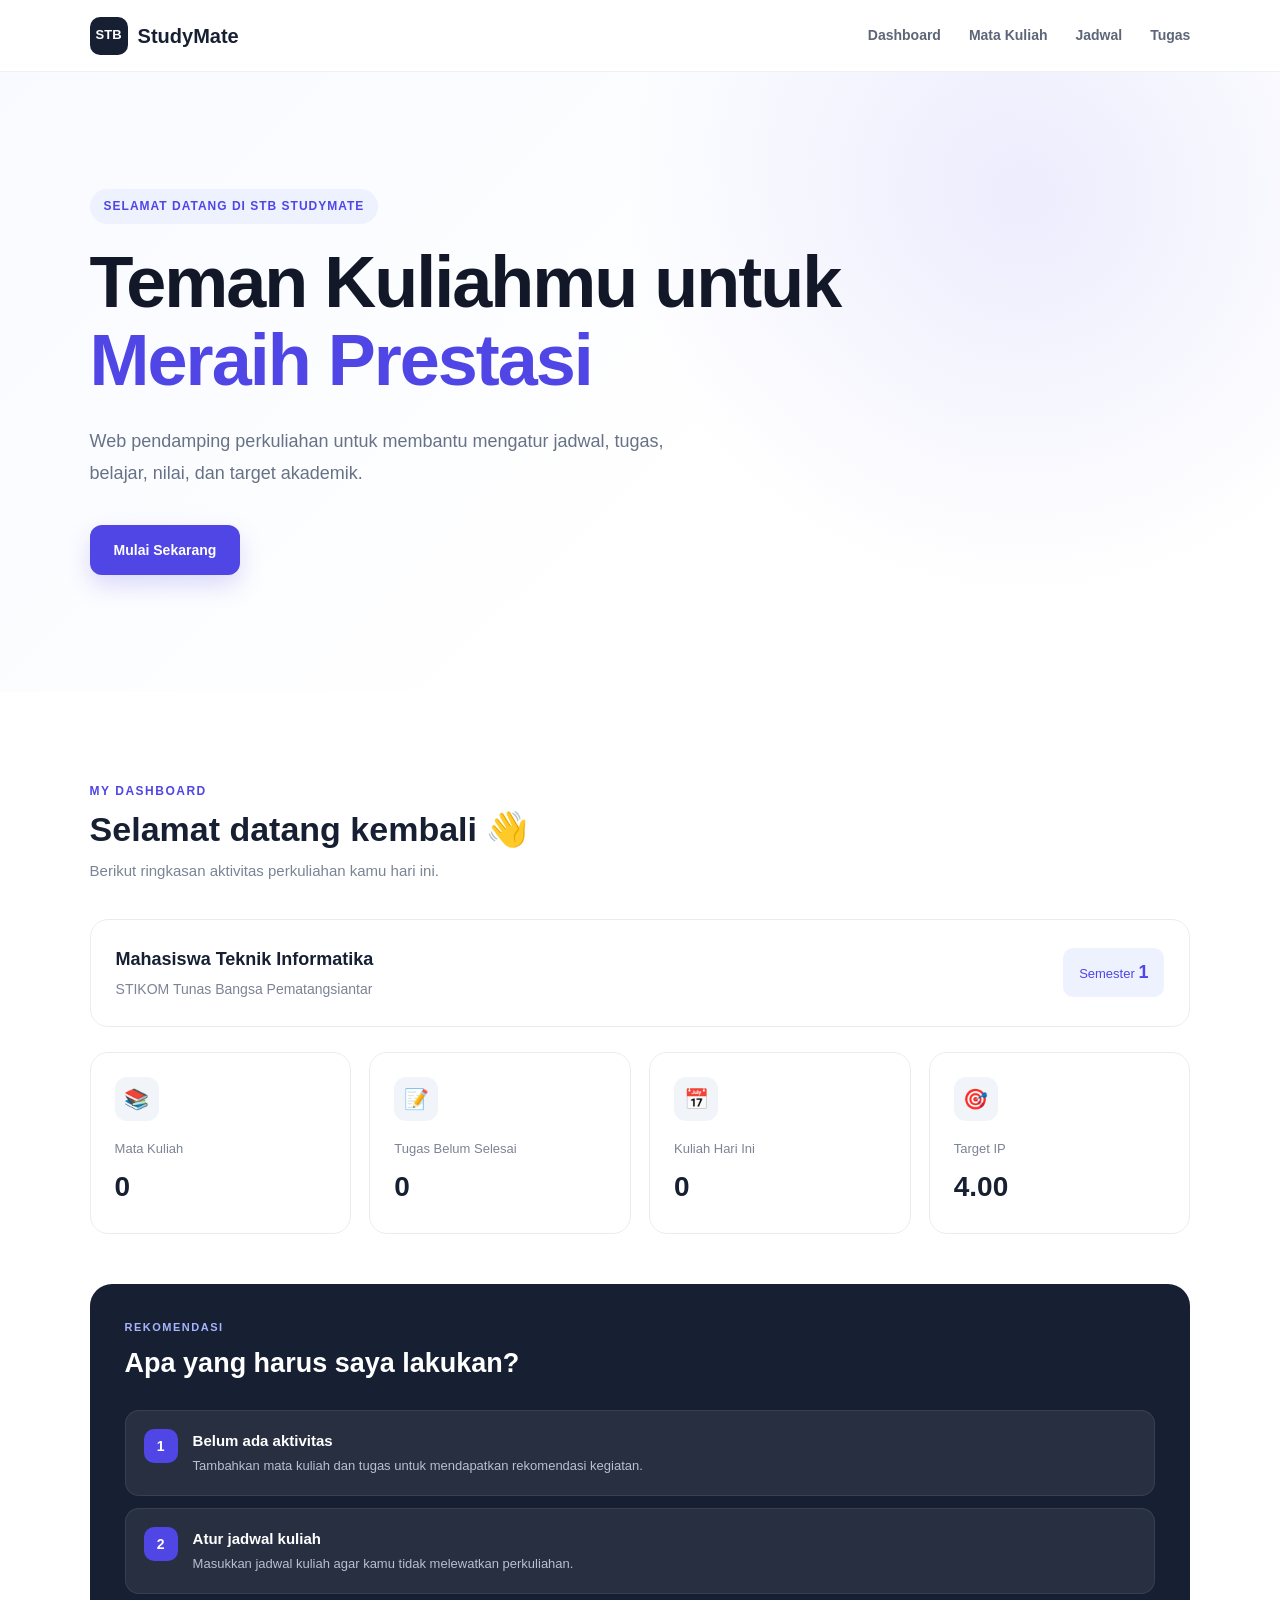
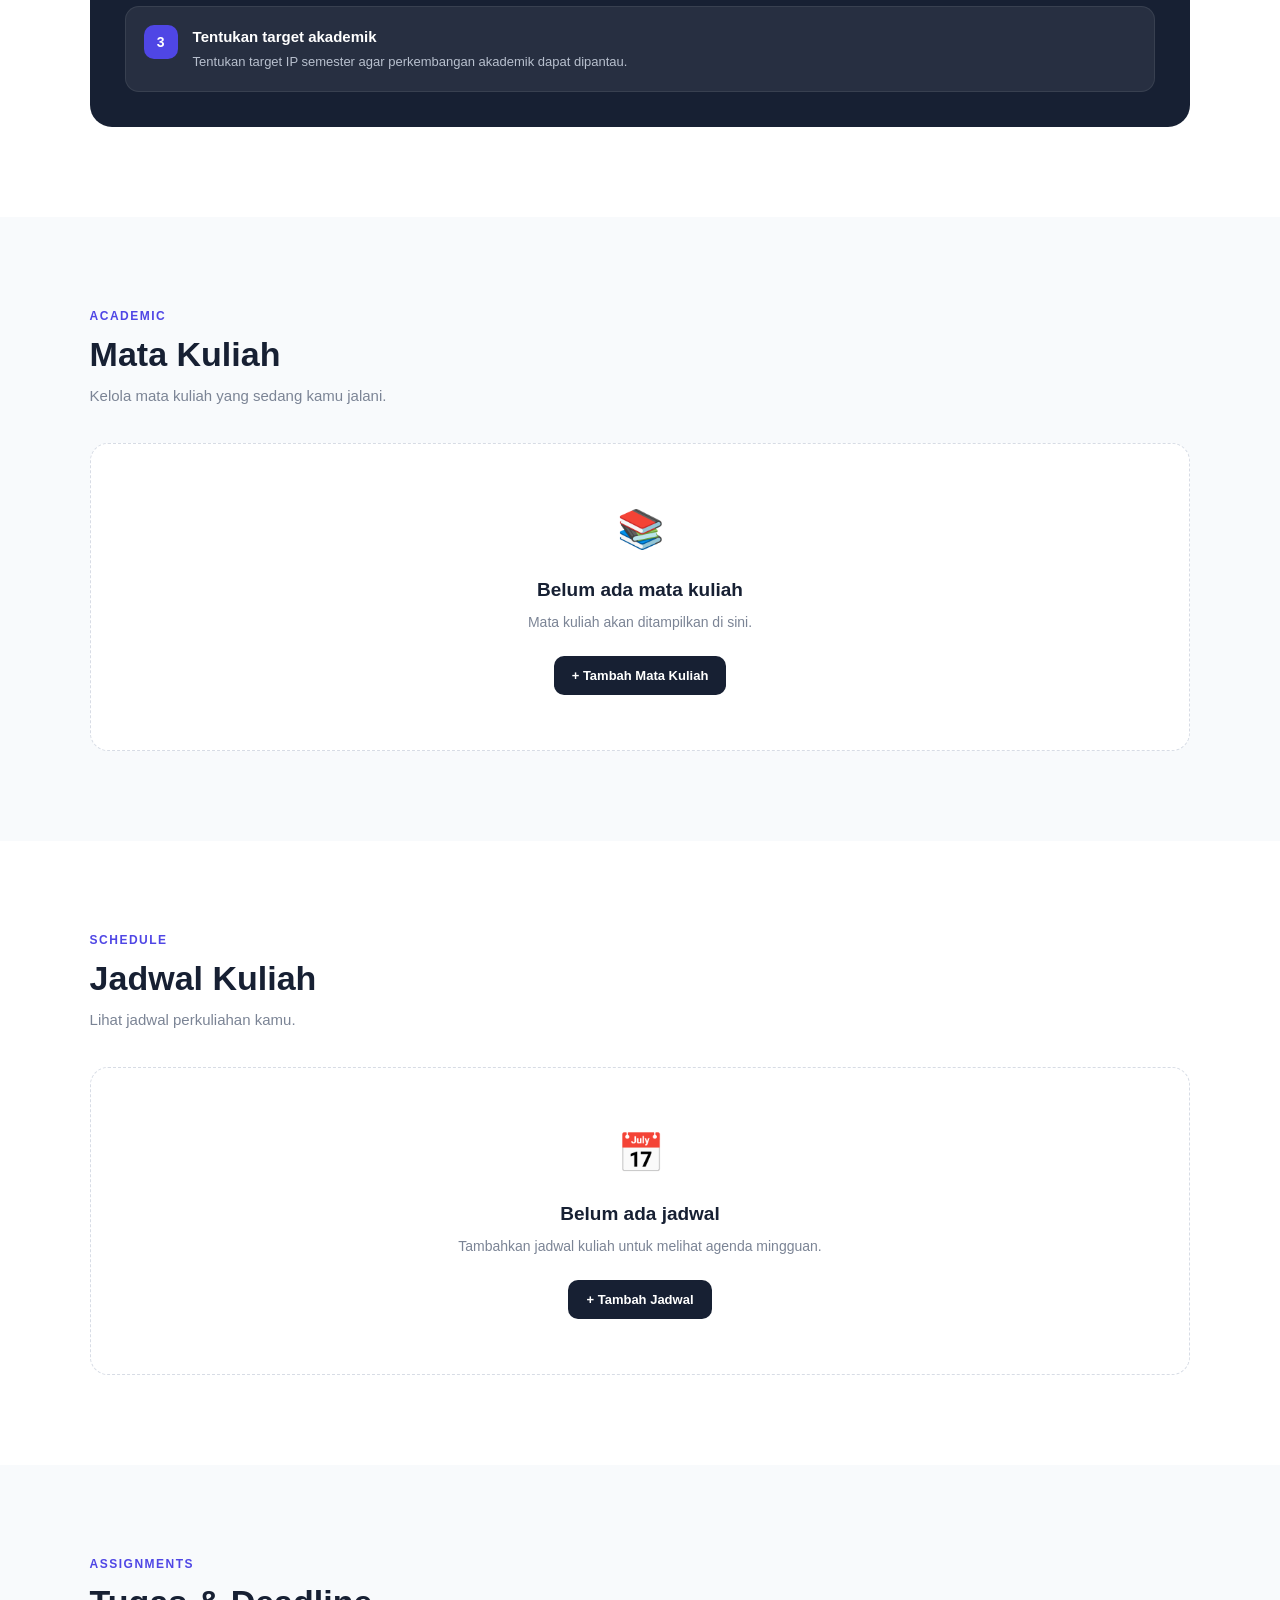
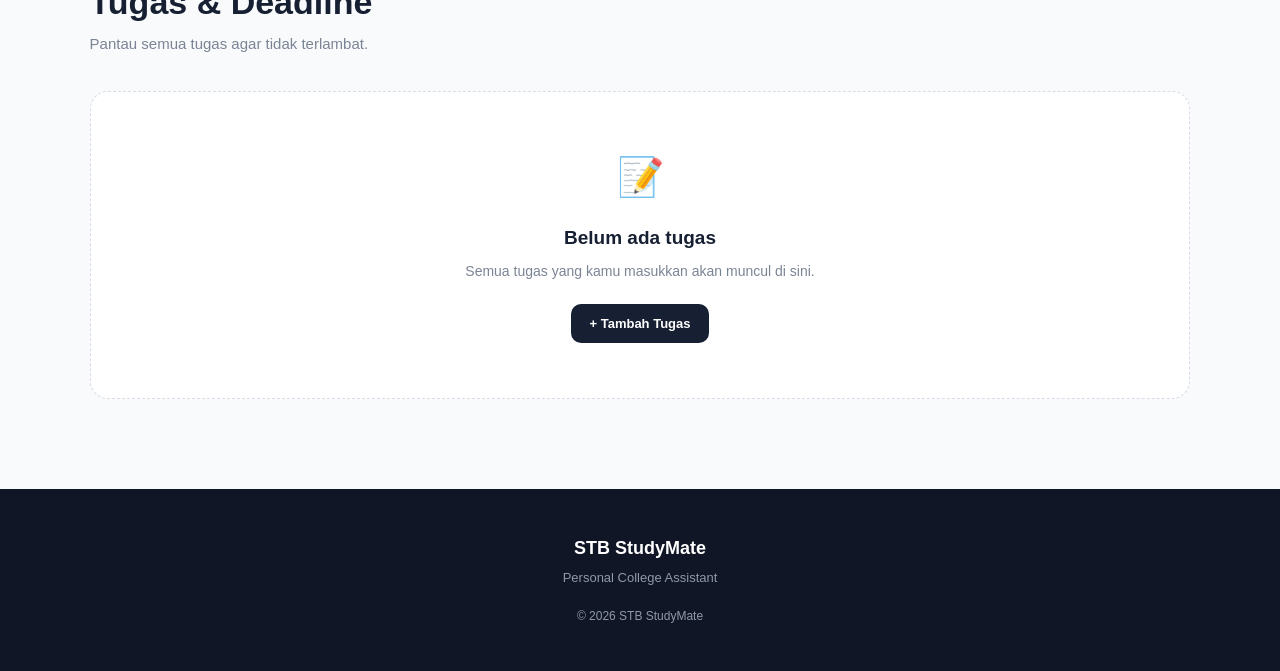
<file: index.html>
<!DOCTYPE html>
<html lang="id">
<head>
    <meta charset="UTF-8">
    <meta name="viewport" content="width=device-width, initial-scale=1.0">

    <title>STB StudyMate</title>

    <meta name="description" content="Asisten perkuliahan pribadi mahasiswa STIKOM Tunas Bangsa">

    <link rel="stylesheet" href="style.css">
</head>

<body>

    <header class="navbar">
        <div class="logo">
            <span>STB</span>
            StudyMate
        </div>

        <nav>
            <a href="#dashboard">Dashboard</a>
            <a href="#matakuliah">Mata Kuliah</a>
            <a href="#jadwal">Jadwal</a>
            <a href="#tugas">Tugas</a>
        </nav>
    </header>


    <main>

        <!-- HERO -->
        <section class="hero">

            <div class="hero-content">

                <p class="welcome">SELAMAT DATANG DI STB STUDYMATE</p>

                <h1>
                    Teman Kuliahmu untuk
                    <span>Meraih Prestasi</span>
                </h1>

                <p class="hero-description">
                    Web pendamping perkuliahan untuk membantu mengatur
                    jadwal, tugas, belajar, nilai, dan target akademik.
                </p>

                <a href="#dashboard" class="btn-primary">
                    Mulai Sekarang
                </a>

            </div>

        </section>


        <!-- DASHBOARD -->
        <section id="dashboard" class="section">

            <div class="section-title">
                <p>MY DASHBOARD</p>
                <h2>Selamat datang kembali 👋</h2>
                <span>
                    Berikut ringkasan aktivitas perkuliahan kamu hari ini.
                </span>
            </div>


            <div class="profile-card">

                <div>
                    <h3>Mahasiswa Teknik Informatika</h3>
                    <p>STIKOM Tunas Bangsa Pematangsiantar</p>
                </div>

                <div class="semester">
                    Semester <strong>1</strong>
                </div>

            </div>


            <div class="stats">

                <div class="stat-card">
                    <div class="stat-icon">📚</div>
                    <p>Mata Kuliah</p>
                    <h3>0</h3>
                </div>

                <div class="stat-card">
                    <div class="stat-icon">📝</div>
                    <p>Tugas Belum Selesai</p>
                    <h3>0</h3>
                </div>

                <div class="stat-card">
                    <div class="stat-icon">📅</div>
                    <p>Kuliah Hari Ini</p>
                    <h3>0</h3>
                </div>

                <div class="stat-card">
                    <div class="stat-icon">🎯</div>
                    <p>Target IP</p>
                    <h3>4.00</h3>
                </div>

            </div>


            <!-- PRIORITAS -->
            <div class="priority-section">

                <div class="priority-header">
                    <div>
                        <p>REKOMENDASI</p>
                        <h2>Apa yang harus saya lakukan?</h2>
                    </div>
                </div>


                <div class="priority-list">

                    <div class="priority-item">
                        <div class="priority-number">1</div>

                        <div>
                            <h3>Belum ada aktivitas</h3>
                            <p>
                                Tambahkan mata kuliah dan tugas untuk
                                mendapatkan rekomendasi kegiatan.
                            </p>
                        </div>
                    </div>


                    <div class="priority-item">
                        <div class="priority-number">2</div>

                        <div>
                            <h3>Atur jadwal kuliah</h3>
                            <p>
                                Masukkan jadwal kuliah agar kamu tidak
                                melewatkan perkuliahan.
                            </p>
                        </div>
                    </div>


                    <div class="priority-item">
                        <div class="priority-number">3</div>

                        <div>
                            <h3>Tentukan target akademik</h3>
                            <p>
                                Tentukan target IP semester agar perkembangan
                                akademik dapat dipantau.
                            </p>
                        </div>
                    </div>

                </div>

            </div>

        </section>


        <!-- MATA KULIAH -->
        <section id="matakuliah" class="section light-section">

            <div class="section-title">
                <p>ACADEMIC</p>
                <h2>Mata Kuliah</h2>
                <span>
                    Kelola mata kuliah yang sedang kamu jalani.
                </span>
            </div>

            <div class="empty-card">
                <div class="empty-icon">📚</div>

                <h3>Belum ada mata kuliah</h3>

                <p>
                    Mata kuliah akan ditampilkan di sini.
                </p>

                <button class="btn-secondary">
                    + Tambah Mata Kuliah
                </button>
            </div>

        </section>


        <!-- JADWAL -->
        <section id="jadwal" class="section">

            <div class="section-title">
                <p>SCHEDULE</p>
                <h2>Jadwal Kuliah</h2>
                <span>
                    Lihat jadwal perkuliahan kamu.
                </span>
            </div>

            <div class="empty-card">

                <div class="empty-icon">📅</div>

                <h3>Belum ada jadwal</h3>

                <p>
                    Tambahkan jadwal kuliah untuk melihat agenda mingguan.
                </p>

                <button class="btn-secondary">
                    + Tambah Jadwal
                </button>

            </div>

        </section>


        <!-- TUGAS -->
        <section id="tugas" class="section light-section">

            <div class="section-title">
                <p>ASSIGNMENTS</p>
                <h2>Tugas & Deadline</h2>
                <span>
                    Pantau semua tugas agar tidak terlambat.
                </span>
            </div>

            <div class="empty-card">

                <div class="empty-icon">📝</div>

                <h3>Belum ada tugas</h3>

                <p>
                    Semua tugas yang kamu masukkan akan muncul di sini.
                </p>

                <button class="btn-secondary">
                    + Tambah Tugas
                </button>

            </div>

        </section>


    </main>


    <footer>

        <div class="footer-logo">
            STB StudyMate
        </div>

        <p>
            Personal College Assistant
        </p>

        <p class="copyright">
            © 2026 STB StudyMate
        </p>

    </footer>


</body>
</html>
</file>
<file: style.css>
/* ================================
   STB STUDYMATE
   MAIN STYLESHEET
================================ */

* {
    margin: 0;
    padding: 0;
    box-sizing: border-box;
}

html {
    scroll-behavior: smooth;
}

body {
    font-family: Arial, Helvetica, sans-serif;
    background: #ffffff;
    color: #172033;
    line-height: 1.6;
}


/* ================================
   NAVBAR
================================ */

.navbar {
    width: 100%;
    height: 72px;
    padding: 0 7%;
    display: flex;
    align-items: center;
    justify-content: space-between;
    background: rgba(255, 255, 255, 0.96);
    border-bottom: 1px solid #edf0f5;
    position: sticky;
    top: 0;
    z-index: 1000;
}

.logo {
    display: flex;
    align-items: center;
    gap: 10px;
    font-size: 20px;
    font-weight: 700;
    color: #172033;
}

.logo span {
    width: 38px;
    height: 38px;
    display: flex;
    align-items: center;
    justify-content: center;
    background: #172033;
    color: #ffffff;
    border-radius: 10px;
    font-size: 13px;
    font-weight: 800;
}

.navbar nav {
    display: flex;
    align-items: center;
    gap: 28px;
}

.navbar nav a {
    color: #5d6678;
    text-decoration: none;
    font-size: 14px;
    font-weight: 600;
    transition: 0.2s ease;
}

.navbar nav a:hover {
    color: #172033;
}


/* ================================
   HERO
================================ */

.hero {
    min-height: 620px;
    padding: 90px 7%;
    display: flex;
    align-items: center;
    background:
        radial-gradient(
            circle at 80% 20%,
            rgba(99, 102, 241, 0.12),
            transparent 35%
        ),
        linear-gradient(
            135deg,
            #f8faff 0%,
            #ffffff 60%
        );
}

.hero-content {
    max-width: 760px;
}

.welcome {
    display: inline-block;
    margin-bottom: 20px;
    padding: 8px 14px;
    border-radius: 100px;
    background: #eef2ff;
    color: #4f46e5;
    font-size: 12px;
    font-weight: 800;
    letter-spacing: 1px;
}

.hero h1 {
    font-size: clamp(42px, 6vw, 72px);
    line-height: 1.08;
    letter-spacing: -2px;
    margin-bottom: 25px;
    color: #121827;
}

.hero h1 span {
    display: block;
    color: #4f46e5;
}

.hero-description {
    max-width: 620px;
    margin-bottom: 35px;
    color: #687286;
    font-size: 18px;
    line-height: 1.8;
}

.btn-primary {
    display: inline-flex;
    align-items: center;
    justify-content: center;
    padding: 14px 24px;
    border-radius: 12px;
    background: #4f46e5;
    color: #ffffff;
    text-decoration: none;
    font-size: 14px;
    font-weight: 700;
    transition: 0.25s ease;
    box-shadow: 0 10px 25px rgba(79, 70, 229, 0.20);
}

.btn-primary:hover {
    background: #4338ca;
    transform: translateY(-2px);
}


/* ================================
   SECTION
================================ */

.section {
    width: 100%;
    padding: 90px 7%;
}

.light-section {
    background: #f8fafc;
}

.section-title {
    margin-bottom: 35px;
}

.section-title p {
    margin-bottom: 8px;
    color: #4f46e5;
    font-size: 12px;
    font-weight: 800;
    letter-spacing: 1.5px;
}

.section-title h2 {
    margin-bottom: 8px;
    color: #172033;
    font-size: 34px;
    line-height: 1.2;
}

.section-title span {
    color: #7b8495;
    font-size: 15px;
}


/* ================================
   PROFILE CARD
================================ */

.profile-card {
    padding: 25px;
    margin-bottom: 25px;
    display: flex;
    align-items: center;
    justify-content: space-between;
    gap: 20px;
    background: #ffffff;
    border: 1px solid #e9edf3;
    border-radius: 18px;
}

.profile-card h3 {
    margin-bottom: 5px;
    color: #172033;
    font-size: 18px;
}

.profile-card p {
    color: #7b8495;
    font-size: 14px;
}

.semester {
    padding: 10px 16px;
    background: #eef2ff;
    border-radius: 10px;
    color: #4f46e5;
    font-size: 13px;
    white-space: nowrap;
}

.semester strong {
    font-size: 18px;
}


/* ================================
   STATS
================================ */

.stats {
    display: grid;
    grid-template-columns: repeat(4, 1fr);
    gap: 18px;
    margin-bottom: 50px;
}

.stat-card {
    padding: 24px;
    background: #ffffff;
    border: 1px solid #e9edf3;
    border-radius: 18px;
    transition: 0.25s ease;
}

.stat-card:hover {
    transform: translateY(-3px);
    box-shadow: 0 12px 30px rgba(17, 24, 39, 0.06);
}

.stat-icon {
    width: 44px;
    height: 44px;
    margin-bottom: 18px;
    display: flex;
    align-items: center;
    justify-content: center;
    background: #f1f5f9;
    border-radius: 12px;
    font-size: 20px;
}

.stat-card p {
    margin-bottom: 5px;
    color: #7b8495;
    font-size: 13px;
}

.stat-card h3 {
    color: #172033;
    font-size: 28px;
}


/* ================================
   PRIORITY
================================ */

.priority-section {
    padding: 35px;
    background: #172033;
    border-radius: 22px;
    color: #ffffff;
}

.priority-header {
    margin-bottom: 25px;
}

.priority-header p {
    margin-bottom: 5px;
    color: #a5b4fc;
    font-size: 11px;
    font-weight: 800;
    letter-spacing: 1.5px;
}

.priority-header h2 {
    font-size: 27px;
}

.priority-list {
    display: grid;
    gap: 12px;
}

.priority-item {
    display: flex;
    align-items: flex-start;
    gap: 15px;
    padding: 18px;
    background: rgba(255, 255, 255, 0.07);
    border: 1px solid rgba(255, 255, 255, 0.08);
    border-radius: 14px;
}

.priority-number {
    min-width: 34px;
    height: 34px;
    display: flex;
    align-items: center;
    justify-content: center;
    background: #4f46e5;
    border-radius: 10px;
    font-size: 14px;
    font-weight: 800;
}

.priority-item h3 {
    margin-bottom: 3px;
    font-size: 15px;
}

.priority-item p {
    color: #b8c0ce;
    font-size: 13px;
}


/* ================================
   EMPTY CARD
================================ */

.empty-card {
    padding: 55px 25px;
    text-align: center;
    background: #ffffff;
    border: 1px dashed #d7dce5;
    border-radius: 18px;
}

.empty-icon {
    margin-bottom: 15px;
    font-size: 38px;
}

.empty-card h3 {
    margin-bottom: 6px;
    color: #172033;
    font-size: 19px;
}

.empty-card p {
    margin-bottom: 22px;
    color: #7b8495;
    font-size: 14px;
}

.btn-secondary {
    border: 0;
    padding: 12px 18px;
    background: #172033;
    color: #ffffff;
    border-radius: 10px;
    font-size: 13px;
    font-weight: 700;
    cursor: pointer;
    transition: 0.2s ease;
}

.btn-secondary:hover {
    background: #273249;
}


/* ================================
   FOOTER
================================ */

footer {
    padding: 45px 7%;
    text-align: center;
    background: #101625;
    color: #ffffff;
}

.footer-logo {
    margin-bottom: 5px;
    font-size: 18px;
    font-weight: 700;
}

footer p {
    color: #8f99aa;
    font-size: 13px;
}

footer .copyright {
    margin-top: 18px;
    font-size: 12px;
}


/* ================================
   RESPONSIVE TABLET
================================ */

@media (max-width: 900px) {

    .navbar {
        padding: 0 5%;
    }

    .navbar nav {
        gap: 15px;
    }

    .navbar nav a {
        font-size: 12px;
    }

    .hero,
    .section {
        padding-left: 5%;
        padding-right: 5%;
    }

    .stats {
        grid-template-columns: repeat(2, 1fr);
    }

}


/* ================================
   RESPONSIVE MOBILE
================================ */

@media (max-width: 650px) {

    .navbar {
        height: auto;
        min-height: 68px;
        padding: 14px 5%;
        flex-direction: column;
        gap: 12px;
    }

    .navbar nav {
        width: 100%;
        justify-content: center;
        flex-wrap: wrap;
        gap: 10px 18px;
    }

    .navbar nav a {
        font-size: 12px;
    }

    .hero {
        min-height: 560px;
        padding-top: 70px;
        padding-bottom: 70px;
    }

    .hero h1 {
        font-size: 42px;
        letter-spacing: -1.5px;
    }

    .hero-description {
        font-size: 15px;
        line-height: 1.7;
    }

    .section {
        padding-top: 65px;
        padding-bottom: 65px;
    }

    .section-title h2 {
        font-size: 28px;
    }

    .profile-card {
        align-items: flex-start;
        flex-direction: column;
    }

    .stats {
        grid-template-columns: 1fr 1fr;
        gap: 12px;
    }

    .stat-card {
        padding: 18px;
    }

    .stat-card h3 {
        font-size: 23px;
    }

    .priority-section {
        padding: 22px;
        border-radius: 18px;
    }

    .priority-header h2 {
        font-size: 22px;
    }

    footer {
        padding-left: 5%;
        padding-right: 5%;
    }

}

/* ================================
   AUTH / LOGIN
================================ */

.auth-page {
    min-height: 100vh;
    background: linear-gradient(135deg, #f5f7ff, #eef2ff);
    display: flex;
    align-items: center;
    justify-content: center;
    padding: 30px 20px;
}

.auth-container {
    width: 100%;
    max-width: 430px;
}

.auth-brand {
    text-align: center;
    margin-bottom: 25px;
}

.auth-logo {
    width: 70px;
    height: 70px;
    border-radius: 18px;
    background: #4f46e5;
    color: white;
    display: flex;
    align-items: center;
    justify-content: center;
    margin: 0 auto 15px;
    font-size: 28px;
    font-weight: 800;
}

.auth-brand h1 {
    margin: 0;
    color: #111827;
    font-size: 28px;
}

.auth-brand p {
    margin-top: 8px;
    color: #6b7280;
}

.auth-card {
    background: white;
    padding: 30px;
    border-radius: 20px;
    box-shadow: 0 15px 40px rgba(0, 0, 0, 0.08);
}

.auth-header {
    text-align: center;
    margin-bottom: 25px;
}

.auth-header h2 {
    margin: 0 0 8px;
    color: #111827;
}

.auth-header p {
    margin: 0;
    color: #6b7280;
    font-size: 14px;
}

.form-group {
    margin-bottom: 18px;
}

.form-group label {
    display: block;
    margin-bottom: 7px;
    font-weight: 600;
    color: #374151;
}

.form-group input {
    width: 100%;
    padding: 12px 14px;
    border: 1px solid #d1d5db;
    border-radius: 10px;
    font-size: 15px;
    box-sizing: border-box;
    outline: none;
    transition: 0.2s;
}

.form-group input:focus {
    border-color: #4f46e5;
    box-shadow: 0 0 0 3px rgba(79, 70, 229, 0.1);
}

.auth-button {
    width: 100%;
    border: none;
    padding: 13px;
    border-radius: 10px;
    background: #4f46e5;
    color: white;
    font-size: 15px;
    font-weight: 700;
    cursor: pointer;
    transition: 0.2s;
}

.auth-button:hover {
    background: #4338ca;
}

.auth-message {
    margin-top: 15px;
    padding: 12px;
    border-radius: 10px;
    text-align: center;
    font-size: 14px;
    display: none;
}

.auth-message.success {
    display: block;
    background: #dcfce7;
    color: #166534;
}

.auth-message.error {
    display: block;
    background: #fee2e2;
    color: #991b1b;
}

.auth-switch {
    text-align: center;
    margin-top: 20px;
    color: #6b7280;
    font-size: 14px;
}

.auth-switch a {
    color: #4f46e5;
    font-weight: 600;
    text-decoration: none;
}

.back-home {
    display: block;
    text-align: center;
    margin-top: 18px;
    color: #6b7280;
    text-decoration: none;
    font-size: 14px;
}


/* ================================
   DASHBOARD NAVBAR
================================ */

.dashboard-navbar {
    background: white;
    border-bottom: 1px solid #e5e7eb;
    height: 70px;
    display: flex;
    align-items: center;
    justify-content: space-between;
    padding: 0 5%;
    position: sticky;
    top: 0;
    z-index: 100;
}

.dashboard-brand {
    display: flex;
    align-items: center;
    gap: 12px;
}

.dashboard-logo {
    width: 42px;
    height: 42px;
    border-radius: 12px;
    background: #4f46e5;
    color: white;
    display: flex;
    align-items: center;
    justify-content: center;
    font-weight: 800;
}

.dashboard-brand span {
    font-weight: 800;
    color: #111827;
}

.user-area {
    display: flex;
    align-items: center;
    gap: 15px;
}

.user-info {
    text-align: right;
}

.user-info strong {
    display: block;
    color: #111827;
}

.user-info small {
    color: #6b7280;
}

.logout-button {
    border: none;
    background: #fee2e2;
    color: #b91c1c;
    padding: 9px 14px;
    border-radius: 9px;
    cursor: pointer;
    font-weight: 600;
}


/* ================================
   DASHBOARD
================================ */

.dashboard-container {
    max-width: 1200px;
    margin: 0 auto;
    padding: 35px 20px 50px;
}

.dashboard-welcome {
    margin-bottom: 30px;
}

.dashboard-label {
    color: #6b7280;
    font-size: 14px;
    margin-bottom: 5px;
}

.dashboard-welcome h1 {
    margin: 0;
    font-size: 30px;
    color: #111827;
}

.semester-badge {
    display: inline-block;
    margin-top: 10px;
    padding: 7px 12px;
    border-radius: 20px;
    background: #eef2ff;
    color: #4338ca;
    font-size: 13px;
    font-weight: 700;
}


/* ================================
   STATISTICS
================================ */

.dashboard-stats {
    display: grid;
    grid-template-columns: repeat(4, 1fr);
    gap: 18px;
    margin-bottom: 25px;
}

.dashboard-stat {
    background: white;
    padding: 20px;
    border-radius: 16px;
    border: 1px solid #e5e7eb;
}

.dashboard-stat-icon {
    font-size: 25px;
    margin-bottom: 12px;
}

.dashboard-stat h3 {
    margin: 0;
    font-size: 28px;
    color: #111827;
}

.dashboard-stat p {
    margin: 5px 0 0;
    color: #6b7280;
    font-size: 14px;
}


/* ================================
   DASHBOARD GRID
================================ */

.dashboard-grid {
    display: grid;
    grid-template-columns: 1.4fr 1fr;
    gap: 20px;
    margin-bottom: 25px;
}

.dashboard-card {
    background: white;
    border: 1px solid #e5e7eb;
    border-radius: 18px;
    padding: 22px;
}

.priority-card {
    background: linear-gradient(135deg, #eef2ff, #ffffff);
}

.card-heading {
    display: flex;
    align-items: center;
    gap: 10px;
    margin-bottom: 18px;
}

.card-heading-icon {
    font-size: 22px;
}

.card-heading h2 {
    margin: 0;
    font-size: 18px;
    color: #111827;
}

.dashboard-empty {
    padding: 25px;
    text-align: center;
    color: #6b7280;
}


/* ================================
   QUICK ACTION
================================ */

.quick-section {
    margin-top: 25px;
}

.quick-heading {
    margin-bottom: 15px;
}

.quick-heading h2 {
    margin: 0;
    color: #111827;
}

.quick-grid {
    display: grid;
    grid-template-columns: repeat(4, 1fr);
    gap: 15px;
}

.quick-card {
    background: white;
    border: 1px solid #e5e7eb;
    border-radius: 15px;
    padding: 20px;
    text-decoration: none;
    color: #111827;
    transition: 0.2s;
}

.quick-card:hover {
    transform: translateY(-3px);
    box-shadow: 0 10px 25px rgba(0, 0, 0, 0.07);
}

.quick-card-icon {
    font-size: 25px;
    margin-bottom: 10px;
}

.quick-card h3 {
    margin: 0 0 5px;
}

.quick-card p {
    margin: 0;
    color: #6b7280;
    font-size: 13px;
}


/* ================================
   TARGET
================================ */

.goal-card {
    background: white;
    border: 1px solid #e5e7eb;
    border-radius: 18px;
    padding: 25px;
    margin-top: 20px;
}

.goal-content {
    display: flex;
    justify-content: space-between;
    align-items: center;
}

.goal-value {
    font-size: 42px;
    font-weight: 800;
    color: #4f46e5;
}


/* ================================
   FOOTER DASHBOARD
================================ */

.dashboard-footer {
    text-align: center;
    padding: 25px;
    color: #9ca3af;
    font-size: 13px;
}


/* ================================
   MOBILE
================================ */

@media (max-width: 900px) {

    .dashboard-stats {
        grid-template-columns: repeat(2, 1fr);
    }

    .dashboard-grid {
        grid-template-columns: 1fr;
    }

    .quick-grid {
        grid-template-columns: repeat(2, 1fr);
    }
}

@media (max-width: 600px) {

    .dashboard-navbar {
        height: auto;
        padding: 15px;
        gap: 15px;
    }

    .dashboard-brand span {
        font-size: 14px;
    }

    .user-area {
        gap: 8px;
    }

    .user-info {
        display: none;
    }

    .dashboard-container {
        padding: 25px 15px 40px;
    }

    .dashboard-welcome h1 {
        font-size: 24px;
    }

    .dashboard-stats {
        grid-template-columns: 1fr 1fr;
        gap: 10px;
    }

    .dashboard-stat {
        padding: 15px;
    }

    .dashboard-stat h3 {
        font-size: 23px;
    }

    .quick-grid {
        grid-template-columns: 1fr 1fr;
        gap: 10px;
    }

    .quick-card {
        padding: 15px;
    }

    .auth-card {
        padding: 22px;
    }
}
/* ================================
   VERY SMALL MOBILE
================================ */

@media (max-width: 400px) {

    .stats {
        grid-template-columns: 1fr;
    }

    .hero h1 {
        font-size: 36px;
    }

    .logo {
        font-size: 18px;
    }

}
</file>
